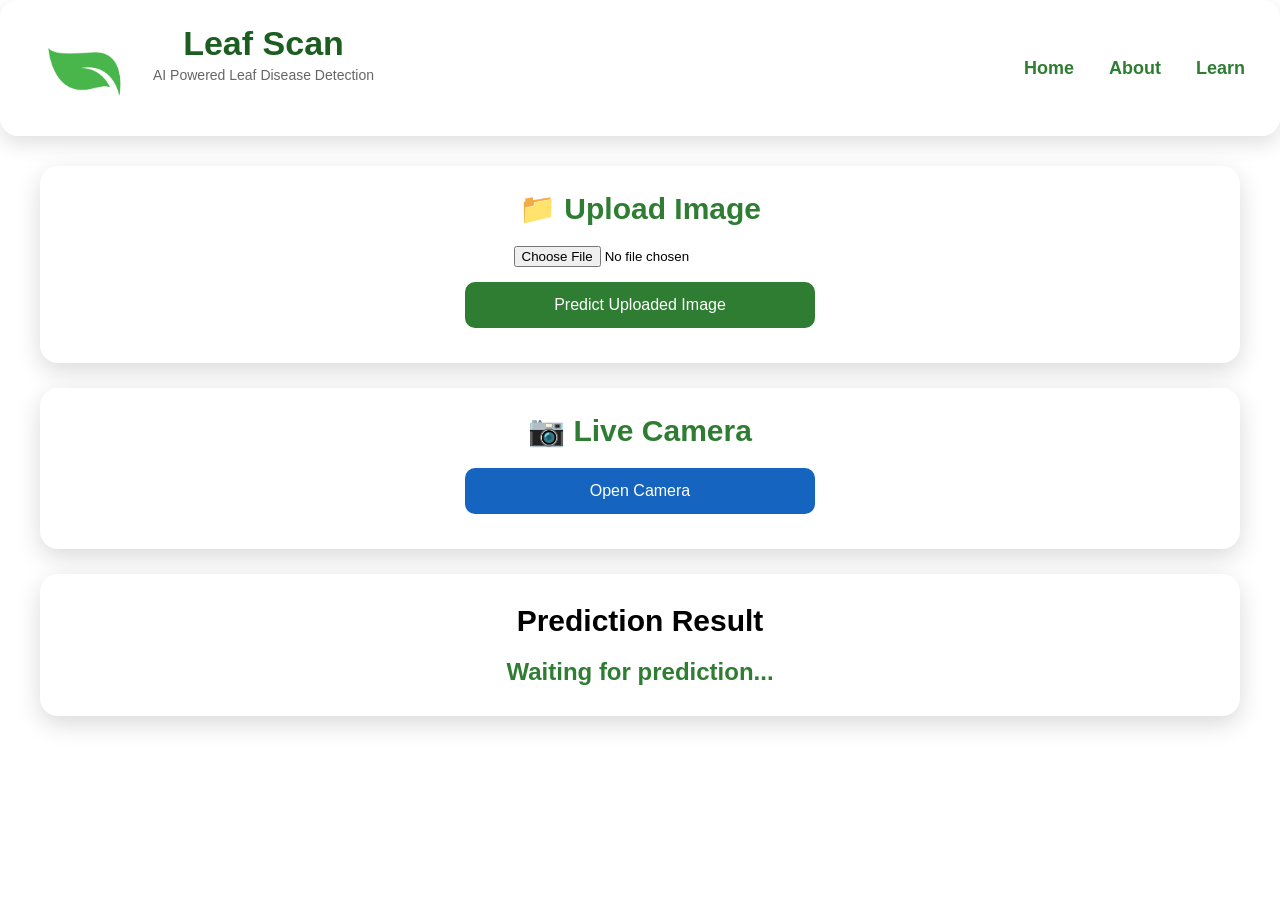
<file: templates/index.html>
<!DOCTYPE html>
<html lang="en">
<head>
    <meta charset="UTF-8">
    <meta name="viewport" content="width=device-width, initial-scale=1.0">
    <title>Leaf Scan</title>
    <link rel="stylesheet" href="/static/style.css">
</head>
<body>
<header class="header">

    <div class="logo-section">

        <img src="/static/logo1.jpeg" alt="Leaf Scan Logo" class="logo">

        <div>
            <h1>Leaf Scan</h1>
            <p class="subtitle">AI Powered Leaf Disease Detection</p>
        </div>

    </div>

    <nav class="navbar">
        <a href="/">Home</a>
        <a href="/about">About</a>
        <a href="/learn">Learn</a>
    </nav>

</header>
<div class="main">
<div class="container">

    <!-- <h1>🌿 Leaf Disease Detection</h1>
    <p class="subtitle">
        Upload a leaf image or use your camera to identify plant diseases.
    </p> -->

    <div class="card">

        <h2>📁 Upload Image</h2>

        <input type="file" id="image" accept="image/*">

        <img id="preview" class="preview">

        <button class="btn green" onclick="predict()">
            Predict Uploaded Image
        </button>

    </div>

    <div class="card">

        <h2>📷 Live Camera</h2>

        <button id="openCamera" class="btn blue">
            Open Camera
        </button>

        <video id="video" autoplay></video>

        <canvas id="canvas"></canvas>

        <button id="capture" class="btn orange">
            Capture & Predict
        </button>

    </div>

    <div class="result-card">

        <h2>Prediction Result</h2>

        <div id="result">
            Waiting for prediction...
        </div>

    </div>
<!-- <footer class="footer">
        <p style="margin-top: 20px;">© 2026 Leaf Scan | AI Powered Leaf Disease Detection</p>
    </footer> -->
</div>
</div>
<script src="/static/script.js"></script>

</body>
</html>
</file>
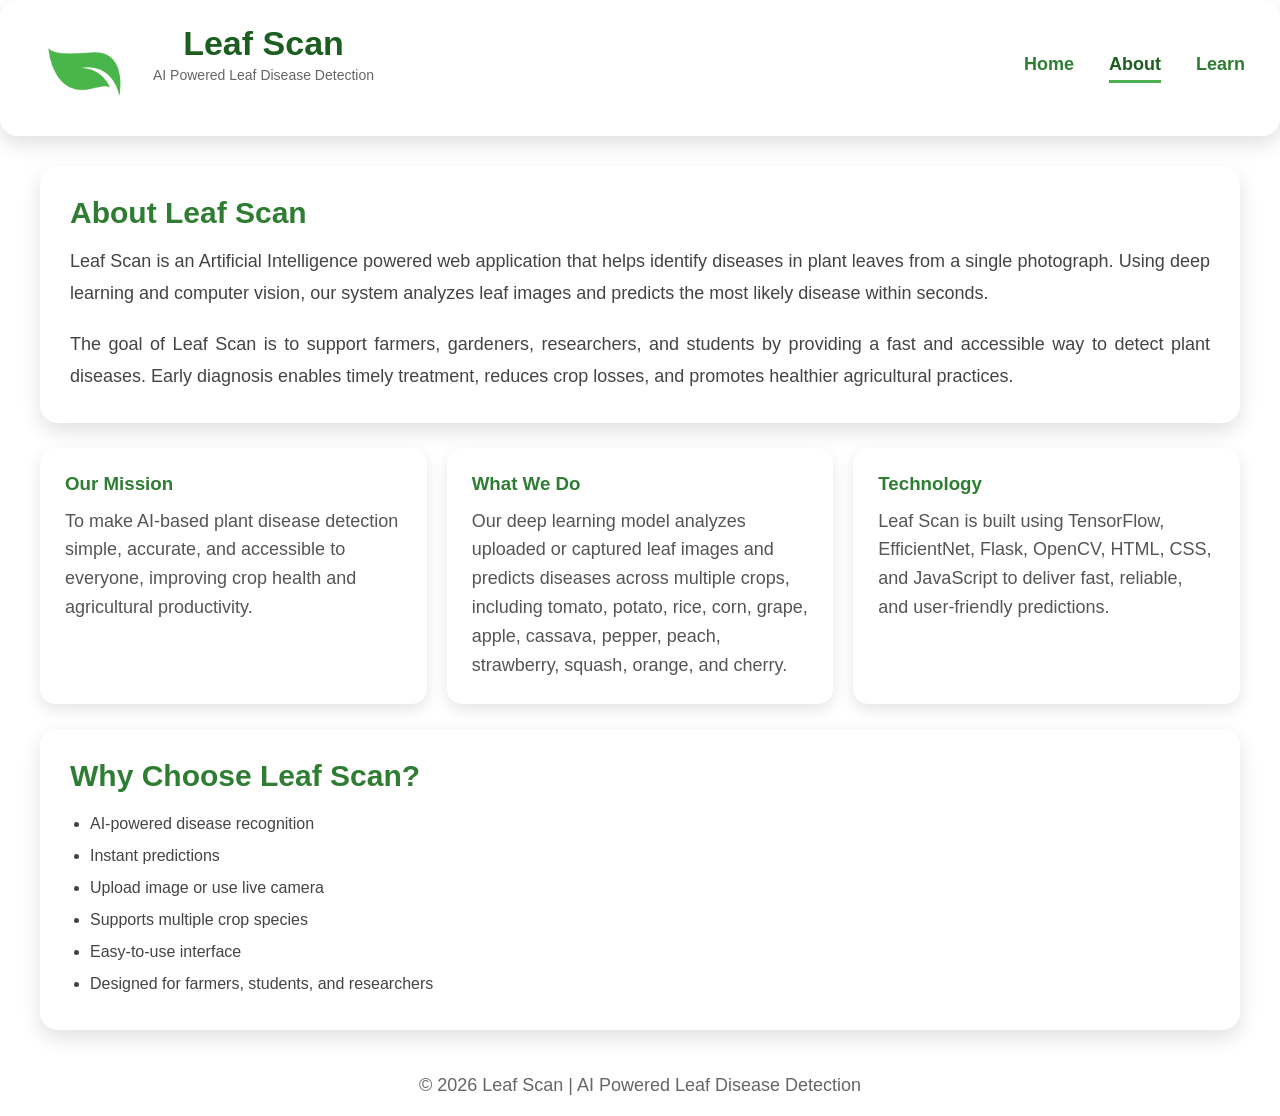
<file: templates/about.html>
<!DOCTYPE html>
<html lang="en">
<head>
    <meta charset="UTF-8">
    <meta name="viewport" content="width=device-width, initial-scale=1.0">
    <title>About - Leaf Scan</title>

    <link rel="stylesheet" href="/static/style.css">
</head>
<body>
<header class="header">

        <div class="logo-section">
            <img src="/static/logo1.jpeg" class="logo" alt="Leaf Scan Logo">

            <div>
                <h1>Leaf Scan</h1>
                <p class="subtitle">AI Powered Leaf Disease Detection</p>
            </div>
        </div>

        <nav class="navbar">
            <a href="/">Home</a>
            <a href="/about" class="active">About</a>
            <a href="/learn">Learn</a>
        </nav>

    </header>
    <div class="main">
<div class="container">

    

    <section class="about-card">

        <h2>About Leaf Scan</h2>

        <p>
            Leaf Scan is an Artificial Intelligence powered web application that
            helps identify diseases in plant leaves from a single photograph.
            Using deep learning and computer vision, our system analyzes leaf
            images and predicts the most likely disease within seconds.
        </p>

        <br>

        <p>
            The goal of Leaf Scan is to support farmers, gardeners, researchers,
            and students by providing a fast and accessible way to detect plant
            diseases. Early diagnosis enables timely treatment, reduces crop
            losses, and promotes healthier agricultural practices.
        </p>

    </section>

    <section class="about-grid">

        <div class="info-card">
            <h3>Our Mission</h3>
            <p>
                To make AI-based plant disease detection simple, accurate, and
                accessible to everyone, improving crop health and agricultural
                productivity.
            </p>
        </div>

        <div class="info-card">
            <h3>What We Do</h3>
            <p>
                Our deep learning model analyzes uploaded or captured leaf
                images and predicts diseases across multiple crops, including
                tomato, potato, rice, corn, grape, apple, cassava, pepper,
                peach, strawberry, squash, orange, and cherry.
            </p>
        </div>

        <div class="info-card">
            <h3>Technology</h3>
            <p>
                Leaf Scan is built using TensorFlow, EfficientNet, Flask,
                OpenCV, HTML, CSS, and JavaScript to deliver fast, reliable,
                and user-friendly predictions.
            </p>
        </div>

    </section>

    <section class="about-card">

        <h2>Why Choose Leaf Scan?</h2>

        <ul class="feature-list">
            <li>AI-powered disease recognition</li>
            <li>Instant predictions</li>
            <li>Upload image or use live camera</li>
            <li>Supports multiple crop species</li>
            <li>Easy-to-use interface</li>
            <li>Designed for farmers, students, and researchers</li>
        </ul>

    </section>

    <footer class="footer">
        <p>© 2026 Leaf Scan | AI Powered Leaf Disease Detection</p>
    </footer>

</div>
</div>
</body>
</html>
</file>
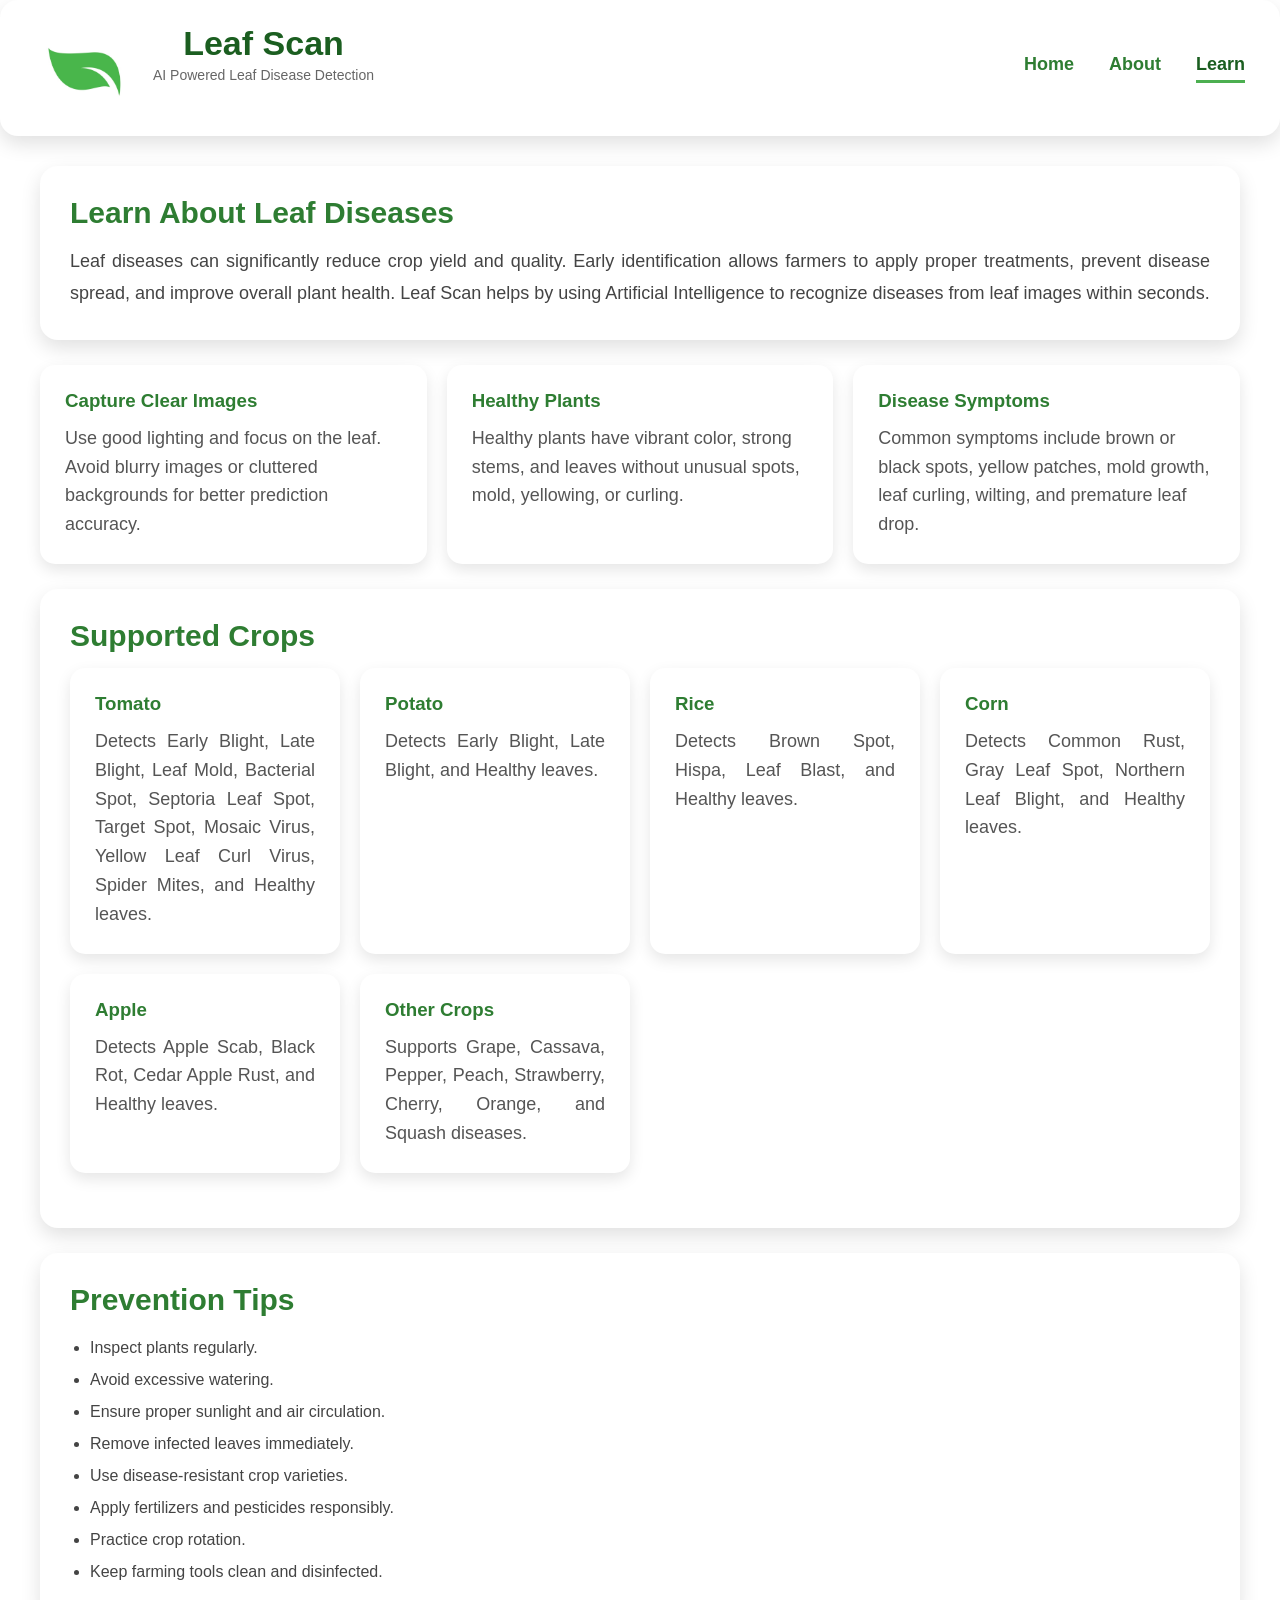
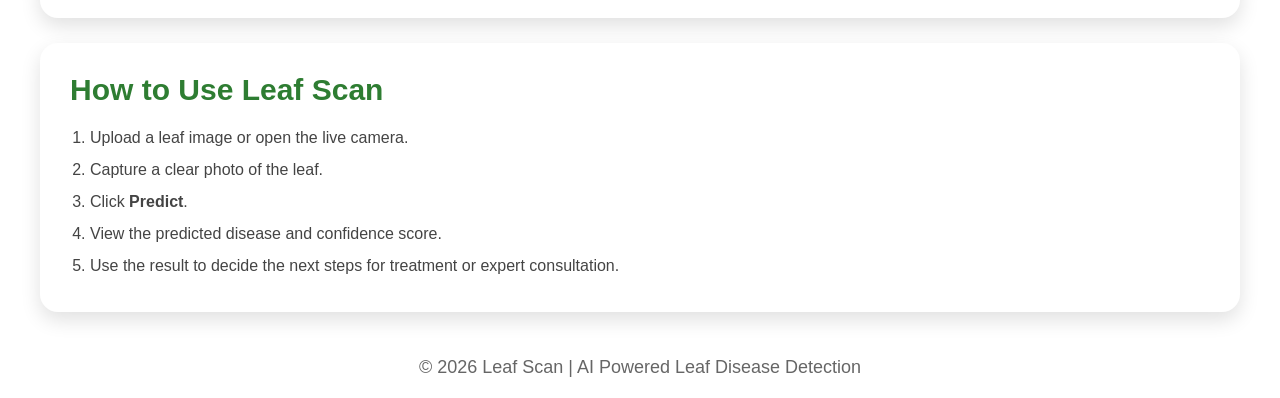
<file: templates/learn.html>
<!DOCTYPE html>
<html lang="en">
<head>
    <meta charset="UTF-8">
    <meta name="viewport" content="width=device-width, initial-scale=1.0">
    <title>Learn - Leaf Scan</title>

    <link rel="stylesheet" href="/static/style.css">
</head>
<body>
<header class="header">

        <div class="logo-section">
            <img src="/static/logo1.jpeg" class="logo" alt="Leaf Scan Logo">

            <div>
                <h1>Leaf Scan</h1>
                <p class="subtitle">AI Powered Leaf Disease Detection</p>
            </div>
        </div>

        <nav class="navbar">
            <a href="/">Home</a>
            <a href="/about">About</a>
            <a href="/learn" class="active">Learn</a>
        </nav>

    </header>
    <div class="main">
<div class="container">

    <!-- Header -->
    

    <!-- Introduction -->

    <section class="about-card">

        <h2>Learn About Leaf Diseases</h2>

        <p>
            Leaf diseases can significantly reduce crop yield and quality.
            Early identification allows farmers to apply proper treatments,
            prevent disease spread, and improve overall plant health.
            Leaf Scan helps by using Artificial Intelligence to recognize
            diseases from leaf images within seconds.
        </p>

    </section>

    <!-- Tips -->

    <section class="about-grid">

        <div class="info-card">
            <h3>Capture Clear Images</h3>

            <p>
                Use good lighting and focus on the leaf.
                Avoid blurry images or cluttered backgrounds for better
                prediction accuracy.
            </p>
        </div>

        <div class="info-card">
            <h3>Healthy Plants</h3>

            <p>
                Healthy plants have vibrant color, strong stems,
                and leaves without unusual spots, mold,
                yellowing, or curling.
            </p>
        </div>

        <div class="info-card">
            <h3>Disease Symptoms</h3>

            <p>
                Common symptoms include brown or black spots,
                yellow patches, mold growth,
                leaf curling, wilting,
                and premature leaf drop.
            </p>
        </div>

    </section>

    <!-- Supported Crops -->

    <section class="about-card">

        <h2>Supported Crops</h2>

        <div class="about-grid">

            <div class="info-card">
                <h3>Tomato</h3>
                <p>
                    Detects Early Blight, Late Blight,
                    Leaf Mold, Bacterial Spot,
                    Septoria Leaf Spot,
                    Target Spot,
                    Mosaic Virus,
                    Yellow Leaf Curl Virus,
                    Spider Mites,
                    and Healthy leaves.
                </p>
            </div>

            <div class="info-card">
                <h3>Potato</h3>
                <p>
                    Detects Early Blight,
                    Late Blight,
                    and Healthy leaves.
                </p>
            </div>

            <div class="info-card">
                <h3>Rice</h3>
                <p>
                    Detects Brown Spot,
                    Hispa,
                    Leaf Blast,
                    and Healthy leaves.
                </p>
            </div>

            <div class="info-card">
                <h3>Corn</h3>
                <p>
                    Detects Common Rust,
                    Gray Leaf Spot,
                    Northern Leaf Blight,
                    and Healthy leaves.
                </p>
            </div>

            <div class="info-card">
                <h3>Apple</h3>
                <p>
                    Detects Apple Scab,
                    Black Rot,
                    Cedar Apple Rust,
                    and Healthy leaves.
                </p>
            </div>

            <div class="info-card">
                <h3>Other Crops</h3>
                <p>
                    Supports Grape,
                    Cassava,
                    Pepper,
                    Peach,
                    Strawberry,
                    Cherry,
                    Orange,
                    and Squash diseases.
                </p>
            </div>

        </div>

    </section>

    <!-- Prevention -->

    <section class="about-card">

        <h2>Prevention Tips</h2>

        <ul class="feature-list">
            <li>Inspect plants regularly.</li>
            <li>Avoid excessive watering.</li>
            <li>Ensure proper sunlight and air circulation.</li>
            <li>Remove infected leaves immediately.</li>
            <li>Use disease-resistant crop varieties.</li>
            <li>Apply fertilizers and pesticides responsibly.</li>
            <li>Practice crop rotation.</li>
            <li>Keep farming tools clean and disinfected.</li>
        </ul>

    </section>

    <!-- How to Use -->

    <section class="about-card">

        <h2>How to Use Leaf Scan</h2>

        <ol class="feature-list">
            <li>Upload a leaf image or open the live camera.</li>
            <li>Capture a clear photo of the leaf.</li>
            <li>Click <strong>Predict</strong>.</li>
            <li>View the predicted disease and confidence score.</li>
            <li>Use the result to decide the next steps for treatment or expert consultation.</li>
        </ol>

    </section>

    <footer class="footer">
        <p>© 2026 Leaf Scan | AI Powered Leaf Disease Detection</p>
    </footer>

</div>
</div>
</body>
</html>
</file>
<file: static/style.css>
*{
    margin:0;
    padding:0;
    box-sizing:border-box;
    font-family:Arial, Helvetica, sans-serif;
}

body{

    background:#ffffff;

    min-height:100vh;


    /* padding:40px; */
}
.header{
    display:flex;
    justify-content:space-between;
    align-items:center;
    flex-wrap:wrap;
}
@media (max-width:768px){

.header{
    flex-direction:column;
    gap:20px;
}

.logo-section{
    justify-content:center;
}

.navbar{
    justify-content:center;
    flex-wrap:wrap;
}

}
.about-grid{

display:grid;

grid-template-columns:repeat(auto-fit,minmax(280px,1fr));

gap:20px;

}
.btn{

width:100%;

max-width:350px;

padding:15px;

font-size:18px;

margin:10px auto;

display:block;

}
.preview{

width:100%;

max-width:350px;

margin:auto;

display:block;

border-radius:15px;

}

h1{
    font-size:clamp(28px,5vw,42px);
}

h2{
    font-size:clamp(20px,3vw,30px);
}

p{
    font-size:clamp(15px,2vw,18px);
}
.main{
    display:flex;

    justify-content:center;

    align-items:center;
}
img,
video{
    max-width:100%;
    height:auto;
}
.container{
    width:95%;
    max-width:1200px;
    margin:auto;
}

h1{

    text-align:center;

    color:#1b5e20;

    margin-bottom:10px;

    font-size:40px;
}

.subtitle{

    text-align:center;

    margin-bottom:30px;

    color:#444;
}

.card{

    background:white;

    padding:25px;

    border-radius:18px;

    margin-bottom:25px;

    box-shadow:0 8px 25px rgba(0,0,0,.15);

    text-align:center;
}

.card h2{

    margin-bottom:20px;

    color:#2e7d32;
}

.preview{

    display:block;

    margin:20px auto;

    max-width:300px;

    border-radius:15px;

    display:none;
}

#video{

    display:none;

    width:100%;

    max-width:450px;

    margin:20px auto;

    border-radius:15px;

    border:4px solid #4caf50;
}

#canvas{

    display:none;
}

.btn{

    margin-top:15px;

    padding:14px 25px;

    border:none;

    border-radius:10px;

    color:white;

    cursor:pointer;

    font-size:16px;

    transition:.3s;
}

.green{

    background:#2e7d32;
}

.green:hover{

    background:#1b5e20;
}

.blue{

    background:#1565c0;
}

.blue:hover{

    background:#0d47a1;
}

.orange{

    background:#ef6c00;

    display:none;
}

.orange:hover{

    background:#e65100;
}

.result-card{

    background:white;

    padding:30px;

    border-radius:18px;

    text-align:center;

    box-shadow:0 8px 25px rgba(0,0,0,.15);
}

#result{

    margin-top:20px;

    font-size:24px;

    font-weight:bold;

    color:#2e7d32;
}
/* Header */

/* Header */

.header{
    background:#fff;
    padding:18px 35px;
    border-radius:18px;
    box-shadow:0 8px 20px rgba(0,0,0,.12);

    display:flex;
    justify-content:space-between;
    align-items:center;

    margin-bottom:30px;
}

.logo-section{
    display:flex;
    align-items:center;
    gap:18px;
}

.logo{
    width:100px;
    height:100px;
    object-fit:contain;
}

.logo-section h1{
    margin:0;
    color:#1b5e20;
    font-size:34px;
}

.subtitle{
    margin-top:4px;
    color:#666;
    font-size:14px;
}

/* Navigation */

.navbar{
    display:flex;
    gap:35px;
}

.navbar a{
    text-decoration:none;
    color:#2e7d32;
    font-size:18px;
    font-weight:600;
    transition:.3s;
    position:relative;
}

.navbar a:hover{
    color:#1b5e20;
}

.navbar a::after{
    content:"";
    position:absolute;
    left:0;
    bottom:-6px;
    width:0%;
    height:3px;
    background:#4CAF50;
    transition:.3s;
}

.navbar a:hover::after{
    width:100%;
}
/* About Page */

.about-card{
    background:#fff;
    padding:30px;
    border-radius:18px;
    box-shadow:0 8px 20px rgba(0,0,0,.12);
    margin-bottom:25px;
}

.about-card h2{
    color:#2e7d32;
    margin-bottom:15px;
}

.about-card p{
    line-height:1.8;
    color:#444;
    text-align:justify;
}

.about-grid{
    display:grid;
    grid-template-columns:repeat(auto-fit,minmax(250px,1fr));
    gap:20px;
    margin-bottom:25px;
}

.info-card{
    background:#ffffff;
    padding:25px;
    border-radius:15px;
    box-shadow:0 6px 15px rgba(0,0,0,.10);
    transition:.3s;
}

.info-card:hover{
    transform:translateY(-6px);
}

.info-card h3{
    color:#2e7d32;
    margin-bottom:12px;
}

.info-card p{
    color:#555;
    line-height:1.6;
}

.feature-list{
    margin-top:15px;
    line-height:2;
    color:#444;
    padding-left:20px;
}

.footer{
    text-align:center;
    padding:20px;
    color:#666;
}

.navbar a.active{
    color:#1b5e20;
    border-bottom:3px solid #4CAF50;
    padding-bottom:5px;
}
@media (max-width:768px){

body{
    padding:15px;
}

.header{
    flex-direction:column;
    text-align:center;
}

.logo-section{
    flex-direction:column;
}

.navbar{
    gap:15px;
    justify-content:center;
    flex-wrap:wrap;
}

.card,
.about-card,
.result-card{
    padding:20px;
}

.info-card{
    padding:20px;
}

.logo{
    width:60px;
    height:60px;
}

.subtitle{
    font-size:14px;
}

}
</file>
